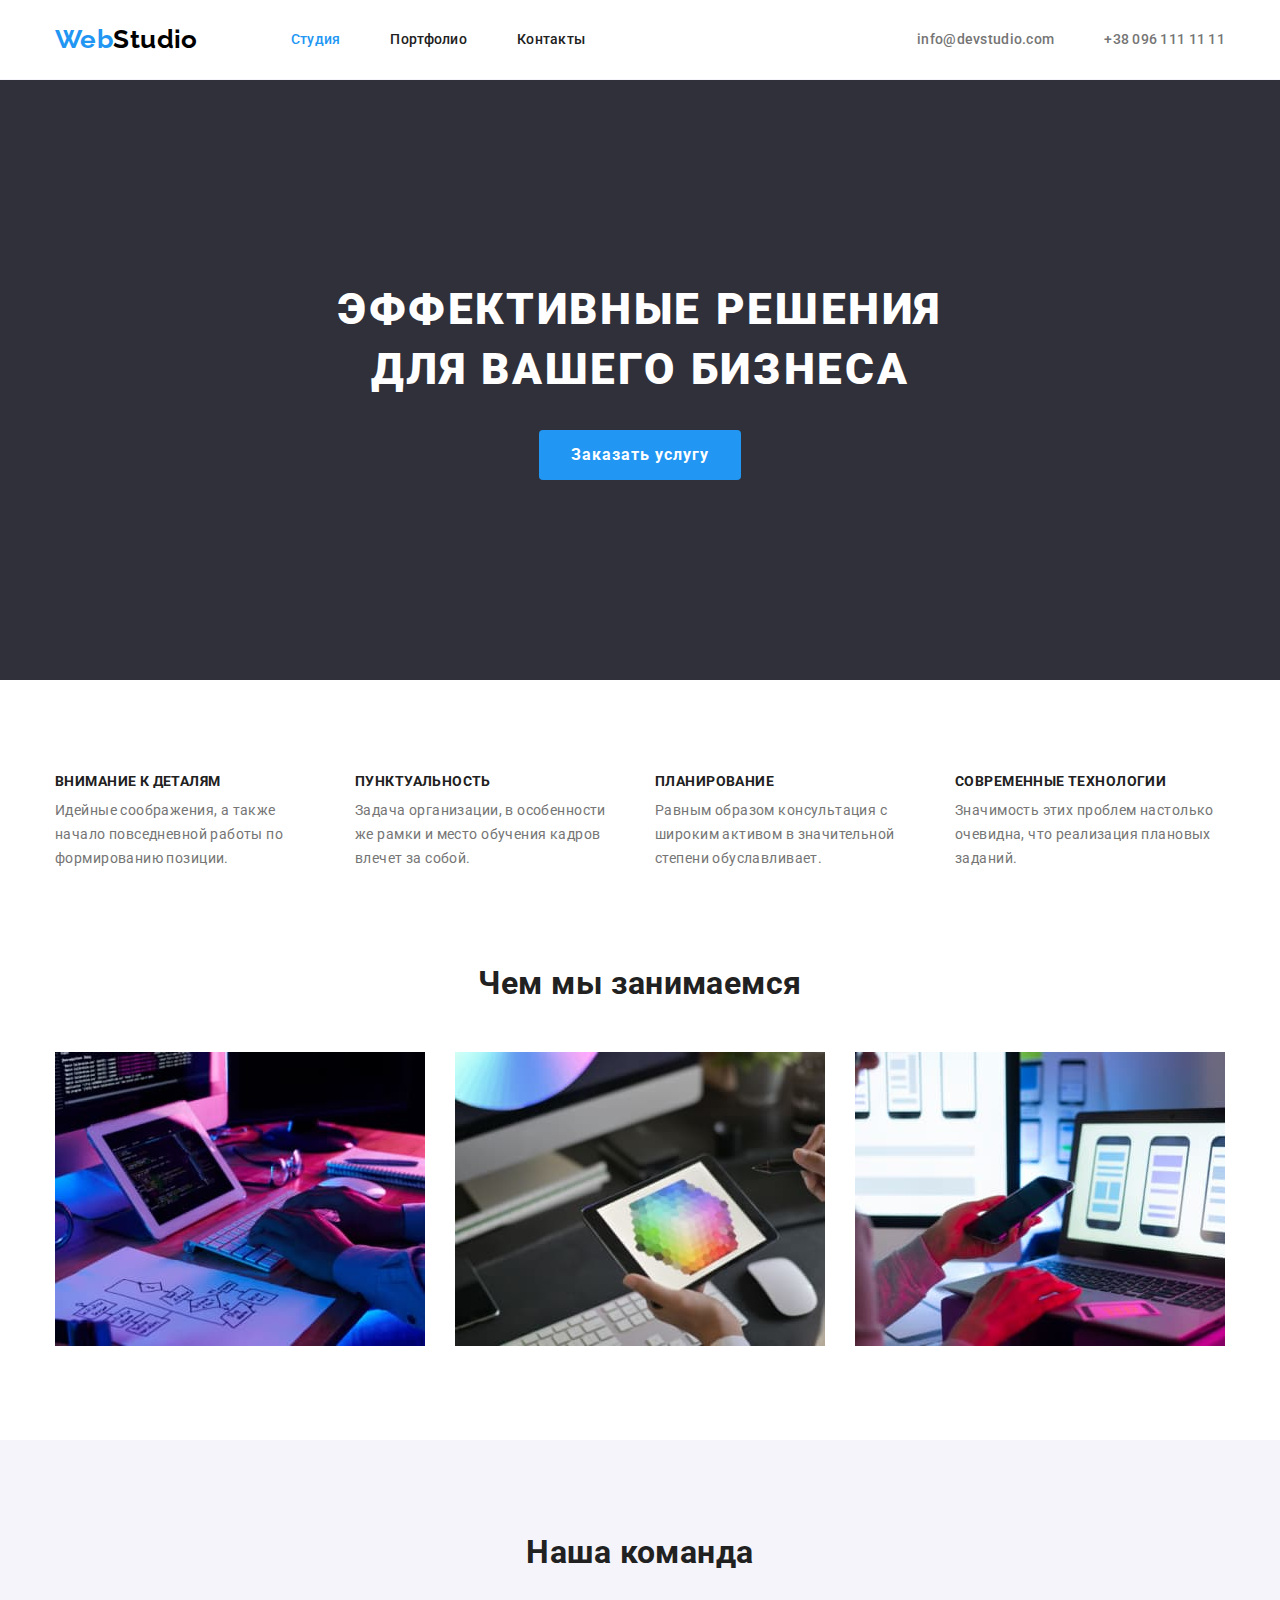
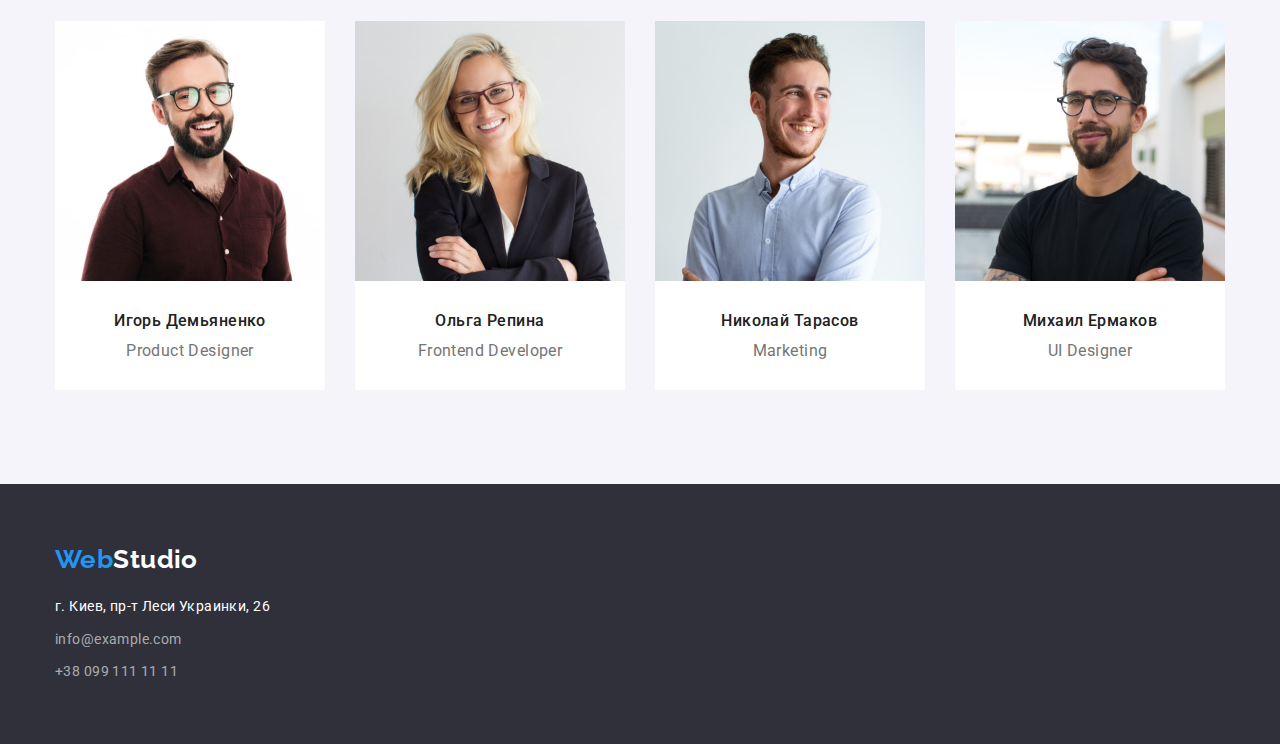
<file: index.html>
<!DOCTYPE html>
<html lang="ru">

<head>
   <meta charset="UTF-8">
   <meta http-equiv="X-UA-Compatible" content="IE=edge">
   <meta name="viewport" content="width=device-width, initial-scale=1.0">
   <link rel="preconnect" href="https://fonts.googleapis.com">
   <link rel="preconnect" href="https://fonts.gstatic.com" crossorigin>
   <link href="https://fonts.googleapis.com/css2?family=Raleway:wght@700&family=Roboto:wght@400;500;700;900&display=swap" rel="stylesheet">
   <link rel="stylesheet" href="https://cdnjs.cloudflare.com/ajax/libs/modern-normalize/1.1.0/modern-normalize.min.css">
   <link rel="stylesheet" href="./css/style.css">
   <title>Document</title>
</head>

<body>
<header class="page__header">
  
     <div class="container navi">
     <nav class="navigation">
      <a href="/" class="nav__logo"><span class="nav__logo_span">Web</span>Studio</a>

      <ul class="nav__list list">
         <li class="nav__item"><a href="./index.html" class="nav__link-activ link">Студия</a></li>
         <li class="nav__item"><a href="./portfolio.html" class="link">Портфолио</a></li>
         <li class="nav__item"><a href="/" class="link">Контакты</a></li>
      </ul>
     </nav>
   
      <ul class="heder__contact list">
         <li class="contact__item"><a href="mailto:info@devstudio.com" class="contact__link link">info@devstudio.com</a> </li>
         <li class="contact__item"><a href="tel:+380961111111" class="contact__link link">+38 096 111 11 11</a></li>
      </ul>
   </div>

</header>


<main>
<!-- =====Герой===== -->
   <section class="hero">
      <h1 class="hero__title">Эффективные решения для вашего бизнеса</h1>
      <button type="button" class="hero__button">Заказать услугу</button>      
   </section>

<!-- =====Секція features=====-->
   <section class="features">
      <div class="container">
      <h2 class="visually-hidden">Features</h2>
      <ul class="features__list list">
         <li class="features__item">
      <h3 class="features__title title">Внимание к деталям</h3>
      <p class="features__about">Идейные соображения, а также начало повседневной работы по формированию позиции.</p>
         </li>
         <li class="features__item">
            <h3 class="features__title title">Пунктуальность</h3>
            <p class="features__about">Задача организации, в особенности же рамки и место обучения кадров влечет за собой.</p>
         </li>
         <li class="features__item">
            <h3 class="features__title title">Планирование</h3>
            <p class="features__about">Равным образом консультация с широким активом в значительной степени обуславливает.</p>
         </li>
         <li class="features__item">
            <h3 class="features__title title">Современные технологии</h3>
            <p class="features__about">Значимость этих проблем настолько очевидна, что реализация плановых заданий.</p>
         </li>
      </ul>
   </div>
      </section>
   

<!-- =====Робота===== -->

           <section class="work">
              <div class="container">
               <h2 class="work__title title">Чем мы занимаемся</h2>
               <ul class="work__list list">
                  <li><img src="./img/box.jpg" alt="написання коду" width="370"></li>
                  <li><img src="./img/imgg.jpg" alt="робота" width="370"></li>
                  <li><img src="./img/images.jpg" alt="моніторинг" width="370"></li>
               </ul>
            </div>
           </section>


<!-- =====Наша команда===== -->

           <section class="our-team">
              <div class="container">
              <h2 class="our-team__title title">Наша команда</h2>
           <ul class="our-team__list list"> 
              <li class="our-team__item">
                 <img src="./img/igor.jpg" alt="фото Ігор Дем'яненко" width="270">
                 <div class="our-worker">
                 <h3 class="our-team-name title">Игорь Демьяненко</h3>
                 <p class="our-team__about">Product Designer</p>
               </div>
               </li>
              <li class="our-team__item">
                 <img src="./img/olga.jpg" alt="фото Ольга Репина" width="270">
                 <div class="our-worker">
                 <h3 class="our-team-name title">Ольга Репина</h3>
                 <p class="our-team__about">Frontend Developer</p>
               </div>
               </li>
              <li class="our-team__item">
                 <img src="./img/nikolay.jpg" alt="фото Николай Тарасов" width="270">
                 <div class="our-worker">
                 <h3 class="our-team-name title">Николай Тарасов</h3>
                 <p class="our-team__about">Marketing</p>
               </div>
               </li>
              <li class="our-team__item">
                 <img src="./img/mykchail.jpg" alt="фото Михаил Ермаков" width="270">
                 <div class="our-worker">
                 <h3 class="our-team-name title">Михаил Ермаков</h3>
                 <p class="our-team__about">UI Designer</p>
               </div>
               </li>
            </ul>
         </div>
              </section>
         
          </main>

<!-- =====Footer===== -->

<footer class="footer">
   <div class="container">
   <a href="/" class="nav__logo footer__logo"><span class="nav__logo_span">Web</span>Studio</a>
  <address class="address__footer">
       <p class="address__about">г. Киев, пр-т Леси Украинки, 26</p>
    <ul class="footer__list list">
       <li class="footer-contact__item">
         <a href="mailto:info@example.com" class="footer__link link">info@example.com</a>
       </li>
       <li class="footer-contact__item">
         <a href="tel:+380991111111" class="footer__link link">+38 099 111 11 11</a>
       </li>
   </ul>
   </address>
</div>
  </footer>
</body>

</html>
</file>
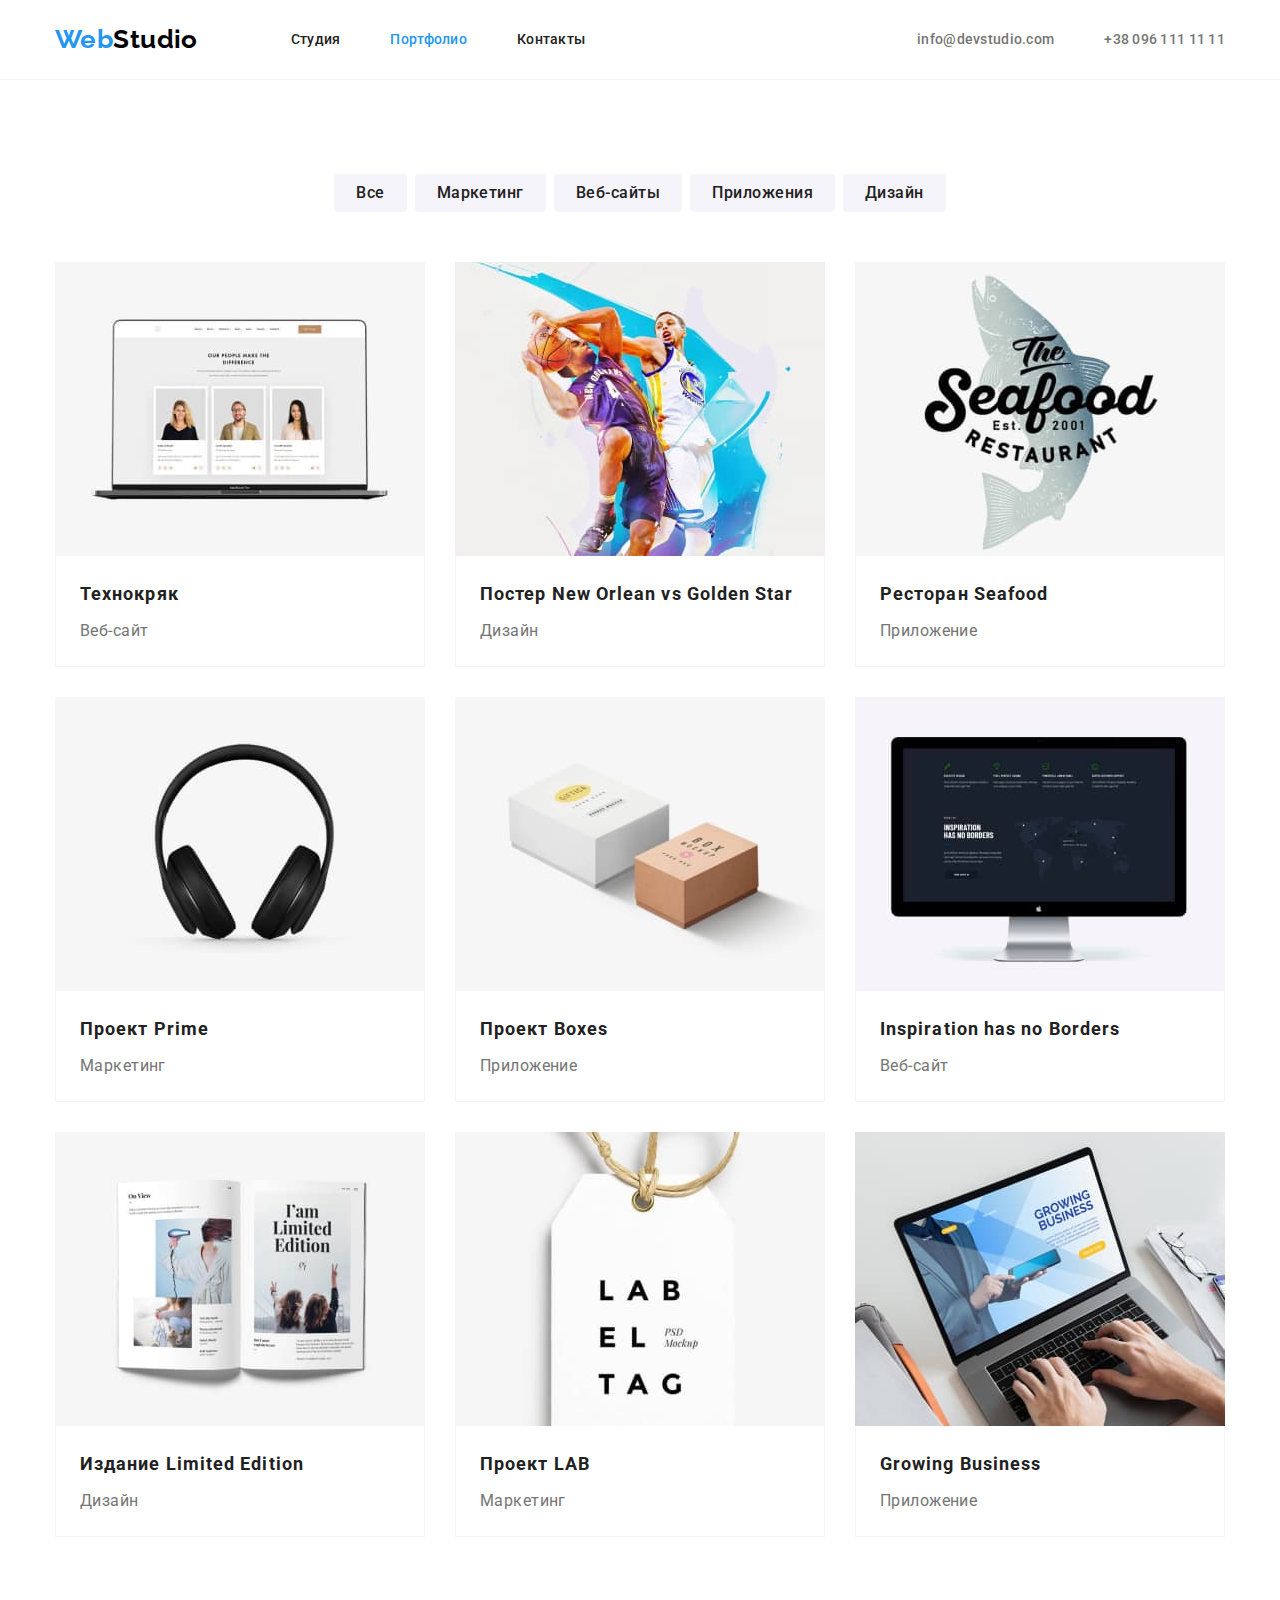
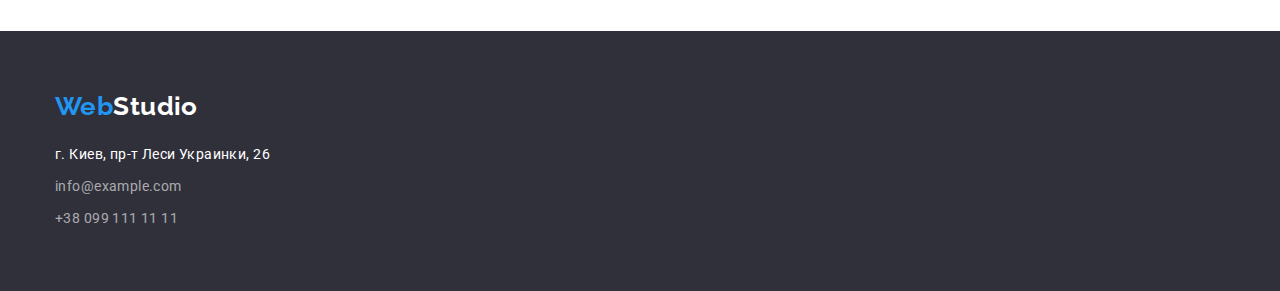
<file: portfolio.html>
<!DOCTYPE html>
<html lang="ru">

<head>
   <meta charset="UTF-8">
   <meta http-equiv="X-UA-Compatible" content="IE=edge">
   <meta name="viewport" content="width=device-width, initial-scale=1.0">
   <link rel="preconnect" href="https://fonts.googleapis.com">
   <link rel="preconnect" href="https://fonts.gstatic.com" crossorigin>
   <link href="https://fonts.googleapis.com/css2?family=Raleway:wght@700&family=Roboto:wght@400;500;700;900&display=swap" rel="stylesheet">
   <link rel="stylesheet" href="https://cdnjs.cloudflare.com/ajax/libs/modern-normalize/1.1.0/modern-normalize.min.css">
   <link rel="stylesheet" href="./css/style.css">
   <title>Document</title>
</head>

<body>
   <header class="page__header">
  <div class="container navi">

      <nav class="navigation">
       <a href="/" class="nav__logo"><span class="nav__logo_span">Web</span>Studio</a>
 
       <ul class="nav__list list">
          <li class="nav__item"><a href="./index.html" class="link">Студия</a></li>
          <li class="nav__item"><a href="./portfolio.html" class="nav__link-activ link">Портфолио</a></li>
          <li class="nav__item"><a href="/" class="link">Контакты</a></li>
       </ul>
      </nav>
    
       <ul class="heder__contact list">
          <li class="contact__item"> <a href="mailto:info@devstudio.com" class="contact__link link">info@devstudio.com</a> </li>
          <li class="contact__item"><a href="tel:+380961111111" class="contact__link link">+38 096 111 11 11</a></li>
       </ul>
      </div>
 </header>


 
         <main>
            
            <section class="portfolio">
               <div class="container">
               <h1 class="visually-hidden">Портфоліо</h1>
               <h2 class="visually-hidden">Навігація</h2>
               <ul class="portfolio__list list">
                  <li class="portfolio__item"><button type="button" class="portfolio__button">Все</button></li>
                  <li class="portfolio__item"><button type="button" class="portfolio__button">Маркетинг</button></li>
                  <li class="portfolio__item"><button type="button" class="portfolio__button">Веб-сайты</button></li>
                  <li class="portfolio__item"><button type="button" class="portfolio__button">Приложения</button></li>
                  <li class="portfolio__item"><button type="button" class="portfolio__button">Дизайн</button></li>
               </ul>
            
               <ul class="gallery__list list">
                  <li class="gallery__item">
                     <img src="./img/technocrok.jpg" alt="website" width="370">
                     <div class="description">
                        <h3 class="gallery__title title">Технокряк</h3>
                     <p class="gallery__about">Веб-сайт</p>
                     </div>
                  </li>
                  <li class="gallery__item">
                     <img src="./img/basketball.jpg" alt="New Orlean" width="370">
                     <div class="description">
                        <h3 class="gallery__title title">Постер New Orlean vs Golden Star</h3>
                        <p class="gallery__about">Дизайн</p>
                     </div>
                  </li>
                  <li class="gallery__item">
                     <img src="./img/restaurant.jpg" alt="restoran" width="370">
                     <div class="description">
                        <h3 class="gallery__title title">Ресторан Seafood</h3>
                     <p class="gallery__about">Приложение</p>
                     </div>
                   </li>
                  <li class="gallery__item">
                     <img src="./img/headphone.jpg" alt="marketing" width="370">
                     <div class="description">
                        <h3 class="gallery__title title">Проект Prime</h3>
                        <p class="gallery__about">Маркетинг</p>
                     </div>
                    </li>
                  <li class="gallery__item">
                     <img src="./img/proectboxes.jpg" alt="Boxes" width="370">
                     <div class="description">
                        <h3 class="gallery__title title">Проект Boxes</h3>
                     <p class="gallery__about">Приложение</p>
                     </div>
                   </li>
                  <li class="gallery__item">
                     <img src="./img/inspirationhasnoborder.jpg" alt="Borders" width="370">
                     <div class="description">
                        <h3 class="gallery__title title">Inspiration has no Borders</h3>
                    <p class="gallery__about">Веб-сайт</p> 
                     </div>
                  </li>
                  <li class="gallery__item">
                     <img src="./img/limitededition.jpg" alt="Edition" width="370">
                     <div class="description">
                        <h3 class="gallery__title title">Издание Limited Edition</h3>
                        <p class="gallery__about">Дизайн</p>
                     </div>
                   </li>
                  <li class="gallery__item">
                     <img src="./img/proectlab.jpg" alt="LAB" width="370">
                     <div class="description">
                        <h3 class="gallery__title title">Проект LAB</h3>
                     <p class="gallery__about">Маркетинг</p>
                     </div>
                  </li>
                  <li class="gallery__item">
                     <img src="./img/growingbusiness.jpg" alt="Business" width="370">
                     <div class="description">
                        <h3 class="gallery__title title">Growing Business</h3>
                        <p class="gallery__about">Приложение</p>
                     </div>
                  </li>
               </ul> 
            </div>
            </section>
            
          </main>
<!-- =====Footer===== -->
          <footer class="footer">
            <div class="container">
            <a href="/" class="nav__logo footer__logo"><span class="nav__logo_span">Web</span>Studio</a>
           <address class="address__footer">
                <p class="address__about">г. Киев, пр-т Леси Украинки, 26</p>
             <ul class="footer__list list">
                <li class="footer-contact__item">
                  <a href="mailto:info@example.com" class="footer__link link">info@example.com</a>
                </li>
                <li class="footer-contact__item">
                  <a href="tel:+380991111111" class="footer__link link">+38 099 111 11 11</a>
                </li>
            </ul>
            </address>
            </div>
           </footer>
</body>

</html>
</file>
<file: css/style.css>
:root {
  --primary-tex-color: #757575;
  --title-tex-color: #212121;
  --accent-color: #2196f3;
  --white-text-color: #ffffff;
  --background-color: #2f303a;
  --font-weight-title: bold;
}

body {
  color: var(--primary-tex-color);
  background-color: #ffffff;
  font-family: Roboto, sans-serif;
  font-style: normal;
  font-weight: normal;
  font-size: 14px;
  line-height: 1.71;
  letter-spacing: 0.03em;
}

/* =======код відключання======= */

.list {
  list-style: none;
}
.visually-hidden {
  position: absolute;
  width: 1px;
  height: 1px;
  margin: -1px;
  border: 0;
  padding: 0;

  white-space: nowrap;
  clip-path: inset(100%);
  clip: rect(0 0 0 0);
  overflow: hidden;
}

h1,
h2,
h3,
p {
  margin-top: 0;
  margin-bottom: 0;
}
ul {
  margin-top: 0;
  margin-bottom: 0;
  padding-left: 0;
}
img {
  display: block;
}

/* =======Логотип======= */

.nav__logo_span {
  font-family: Raleway, sans-serif;
  font-weight: var(--font-weight-title);
  font-size: 26px;
  line-height: 1.19;
  color: var(--accent-color);
}
.nav__logo {
  font-family: Raleway, sans-serif;
  font-weight: var(--font-weight-title);
  font-size: 26px;
  line-height: 1.19;
  color: #000000;
  text-decoration: none;
}

/* =======розмітка Хедера======= */

.link {
  color: var(--title-tex-color);
  font-weight: 500;
  font-size: 14px;
  line-height: 1.14;
  letter-spacing: 0.02em;
  text-decoration: none;
}

.link:hover,
.link:focus {
  color: var(--accent-color);
}
.nav__link-activ {
  color: var(--accent-color);
}
.contact__link {
  color: var(--primary-tex-color);
}
.heder__contact {
  margin-top: 0;
  margin-bottom: 0;
  margin-left: auto;
  display: flex;
  align-items: center;
}

.navigation {
  display: flex;
  align-items: center;
}
.navi {
  display: flex;
  /* justify-content: space-between; */
  align-items: center;
}
.nav__list {
  display: flex;
  margin-left: 93px;
}
.nav__item {
  margin-right: 50px;
}
.nav__item:last-child {
  margin-right: 0;
}
.contact__item:first-child {
  margin-right: 50px;
}
.container {
  /* background-color: aqua; */
  width: 1200px;
  margin: 0 auto;
  padding-left: 15px;
  padding-right: 15px;
}
.page__header {
  /* background-color: green; */
  border-bottom: 1px solid #f5f4fa;
  padding-top: 24px;
  padding-bottom: 24px;
}

/* =======розмітка героя======= */

.hero {
  background-color: var(--background-color);
  padding-top: 200px;
  padding-bottom: 200px;
}
.hero__title {
  max-width: 690px;
  display: block;
  margin: 0 auto 30px;

  color: var(--white-text-color);
  font-weight: 900;
  font-size: 44px;
  line-height: 1.36;
  text-align: center;
  letter-spacing: 0.06em;
  text-transform: uppercase;
}
.hero__button {
  display: block;
  margin: 0 auto;
  /* display: flex; */
  align-items: center;
  text-align: center;
  border-radius: 4px;
  border: none;
  padding: 10px 32px;
  min-width: 200px;
  background-color: var(--accent-color);
  color: var(--white-text-color);
  font-family: Roboto, sans-serif;
  font-style: normal;
  font-weight: var(--font-weight-title);
  font-size: 16px;
  line-height: 1.87;
  letter-spacing: 0.06em;
}
.hero__button:hover,
.hero__button:focus {
  background-color: #188ce8;
}

/* =====Розмітка Features===== */

.title {
  color: var(--title-tex-color);
}
.features {
  padding-top: 94px;
  /* background-color: green; */
}
.features__title {
  font-weight: var(--font-weight-title);
  font-size: 14px;
  line-height: 1.14;
  text-transform: uppercase;
}
.features__list {
  margin: 0;
  display: grid;
  grid-template-columns: repeat(4, 270px);
  gap: 30px;
}
.features__about {
  margin: 0;
  padding-top: 10px;
}

/* =======Робота======= */

.work {
  padding-top: 94px;
  padding-bottom: 94px;
  /* background-color: green; */
}
.work__title {
  text-align: center;
  margin-bottom: 50px;

  font-weight: var(--font-weight-title);
  font-size: 32px;
  line-height: 1.16;
}
.work__list {
  margin: 0;
  display: grid;
  grid-template-columns: repeat(3, 370px);
  gap: 30px;
}

/* =======Розмітка наша команда======== */

.our-team {
  padding-top: 94px;
  padding-bottom: 94px;

  background-color: #f5f4fa;
}
.our-team__title {
  margin-bottom: 50px;
  text-align: center;
  font-weight: var(--font-weight-title);
  font-size: 32px;
  line-height: 1.16;
}
.our-team__list {
  margin: 0;
  display: grid;
  grid-template-columns: repeat(4, 270px);
  gap: 30px;
}
.our-team-name {
  font-weight: 500;
  font-size: 16px;
  line-height: 1.19;
  margin-bottom: 10px;
}

.our-team__about {
  font-size: 16px;
  line-height: 1.19;
  margin: 0;
}
.our-worker {
  padding: 30px 0;
  text-align: center;
  background-color: white;
}

/* =====Розмітка Футера===== */

.address__footer {
  font-style: normal;
  margin-top: 20px;
}
.footer__link {
  color: rgba(255, 255, 255, 0.6);
  font-weight: normal;
  font-size: 14px;
  line-height: 1.71;
  letter-spacing: 0.03em;
}
.address__about {
  color: var(--white-text-color);
  margin-bottom: 9px;
}
.footer {
  background-color: var(--background-color);
  padding-top: 60px;
  padding-bottom: 60px;
}
.footer__logo {
  color: var(--white-text-color);
}
.footer__list {
  margin-bottom: 0;
}
.footer-contact__item {
  margin-bottom: 8px;
}
.footer-contact__item:last-child {
  margin-bottom: 0px;
}

/* =======кнопки портфоліо======= */

.portfolio {
  padding-top: 94px;
  padding-bottom: 94px;
  /* background-color: green; */
}
.portfolio__button {
  border-radius: 4px;
  border: none;
  cursor: pointer;
  padding: 6px 22px;
  text-align: center;

  background-color: #f5f4fa;
  color: var(--title-tex-color);
  font-family: Roboto;
  font-style: normal;
  font-weight: 500;
  font-size: 16px;
  line-height: 1.62;
  letter-spacing: 0.03em;
}
.portfolio__button:hover,
.portfolio__button:focus {
  background-color: var(--accent-color);
  color: var(--white-text-color);
}
.portfolio__list {
  display: flex;
  justify-content: center;
  margin-bottom: 50px;
}
.gallery__title {
  font-weight: var(--font-weight-title);
  font-size: 18px;
  line-height: 2;
  letter-spacing: 0.06em;
  margin-bottom: 4px;
}
.gallery__about {
  font-size: 16px;
  line-height: 1.87;
}
.gallery__list {
  display: grid;
  grid-template-columns: repeat(3, 370px);
  gap: 30px;
}
.description {
  border-right: 1px solid #f5f4fa;
  border-bottom: 1px solid #f5f4fa;
  border-left: 1px solid #f5f4fa;
  padding: 20px 24px;
}
.portfolio__item {
  margin-right: 8px;
}

.portfolio__item:last-child {
  margin-right: 0px;
}
</file>
